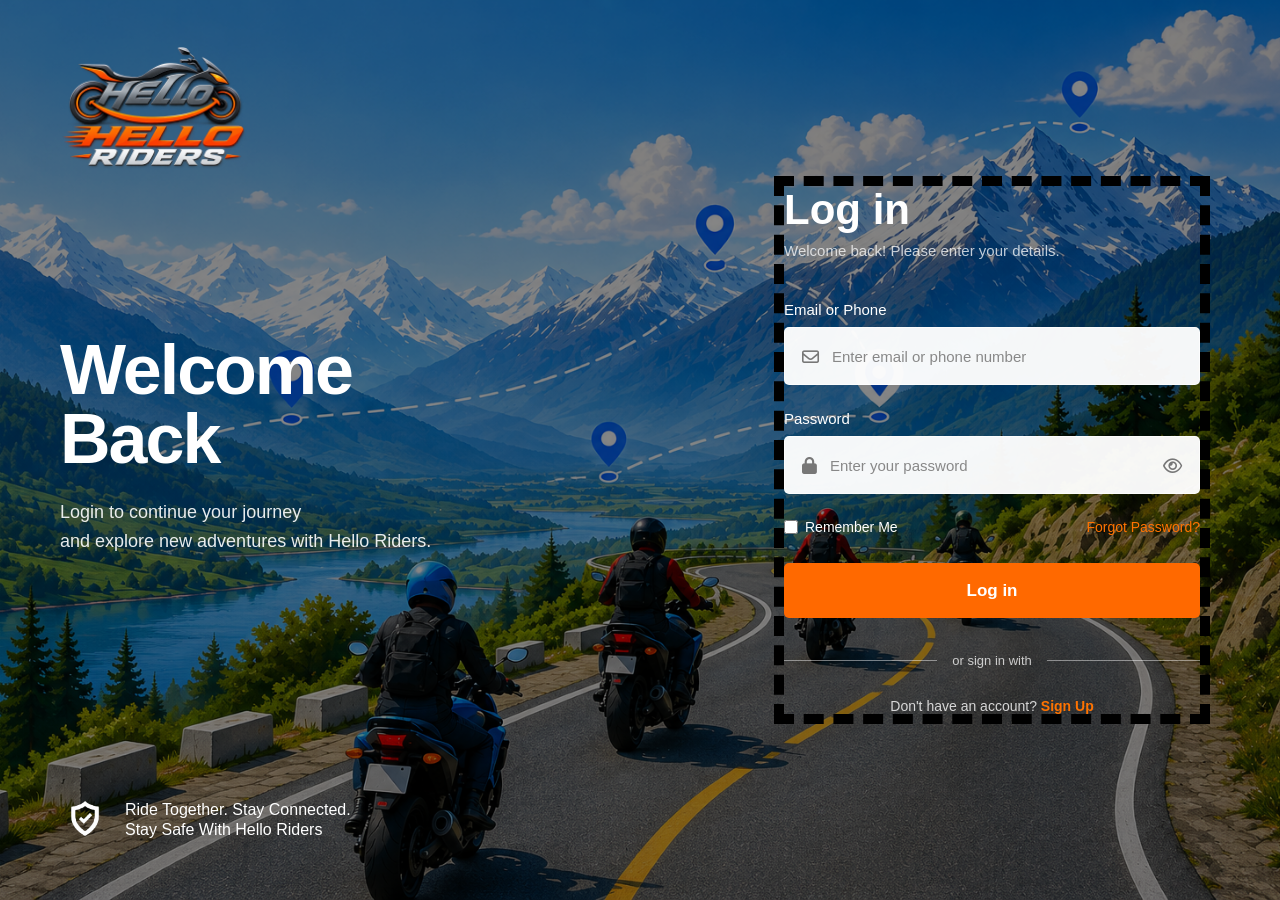
<file: landing page(RMS)/landingpage.html>
<!DOCTYPE html>
<html lang="en">

<head>
    <meta charset="UTF-8">
    <meta name="viewport" content="width=device-width, initial-scale=1.0">

    <title>Hello Riders - Login</title>

    <link rel="stylesheet" href="style.css">

    <!-- Font Awesome -->
    <link rel="stylesheet"
          href="https://cdnjs.cloudflare.com/ajax/libs/font-awesome/6.5.2/css/all.min.css">

</head>

<body>

    <div class="login-page">

        <!-- Dark overlay -->
        <div class="overlay"></div>


        <!-- ================= LEFT SECTION ================= -->

        <div class="left-section">

            <!-- Logo -->
            <div class="logo">
                <img src="logo.png" alt="Hello Riders Logo">
            </div>


            <!-- Welcome Text -->
            <div class="welcome-content">

                <h1>
                    Welcome<br>
                    Back
                </h1>

                <p>
                    Login to continue your journey<br>
                    and explore new adventures with Hello Riders.
                </p>

            </div>


            <!-- Safety Message -->
            <div class="safety-message">

                <img src="secure.png" alt="Safe and Secure">

                <div>
                    <p>Ride Together. Stay Connected.</p>
                    <p>Stay Safe With Hello Riders</p>
                </div>

            </div>

        </div>



        <!-- ================= RIGHT SECTION ================= -->

        <div class="right-section">

            <div class="login-container">

                <h2>Log in</h2>

                <p class="login-subtitle">
                    Welcome back! Please enter your details.
                </p>


                <!-- Email -->

                <div class="form-group">

                    <label>Email or Phone</label>

                    <div class="input-box">

                        <i class="fa-regular fa-envelope"></i>

                        <input
                            type="text"
                            placeholder="Enter email or phone number"
                        >

                    </div>

                </div>


                <!-- Password -->

                <div class="form-group">

                    <label>Password</label>

                    <div class="input-box">

                        <i class="fa-solid fa-lock"></i>

                        <input
                            type="password"
                            placeholder="Enter your password"
                        >

                        <i class="fa-regular fa-eye password-eye"></i>

                    </div>

                </div>


                <!-- Remember / Forgot -->

                <div class="login-options">

                    <label>

                        <input type="checkbox">

                        <span>Remember Me</span>

                    </label>

                    <a href="#">
                        Forgot Password?
                    </a>

                </div>


                <!-- Sign In Button -->

                <button class="login-button">
                    Log in
                </button>


                <!-- Divider -->

                <div class="divider">

                    <span></span>

                    <p>or sign in with</p>

                    <span></span>

                </div>


                <!-- Sign Up -->

                <p class="signup-text">

                    Don't have an account?

                    <a href="register.html">
                        Sign Up
                    </a>

                </p>

            </div>

        </div>

    </div>

</body>

</html>
</file>
<file: landing page(RMS)/style.css>
/* =========================
   BASIC RESET
========================= */

* {
    margin: 0;
    padding: 0;
    box-sizing: border-box;
}

body {
    font-family: Arial, Helvetica, sans-serif;
    min-height: 100vh;
}


/* =========================
   MAIN PAGE
========================= */

.login-page {

    position: relative;

    width: 100%;
    min-height: 100vh;

    background-image: url("hero.jpg");

    background-size: cover;
    background-position: center;

    display: flex;

    color: white;

    overflow: hidden;
}


/* =========================
   DARK OVERLAY
========================= */

.overlay {

    position: absolute;

    inset: 0;

    background: rgba(0, 0, 0, 0.48);

    z-index: 1;
}


/* =========================
   LEFT SECTION
========================= */

.left-section {

    position: relative;

    z-index: 2;

    width: 55%;

    min-height: 100vh;

    padding: 45px 60px;

    display: flex;

    flex-direction: column;

    justify-content: space-between;
}


/* =========================
   LOGO
========================= */

.logo img {

    width: 190px;

    height: auto;

    display: block;
}


/* =========================
   WELCOME CONTENT
========================= */

.welcome-content {

    margin-top: -40px;

    max-width: 520px;
}

.welcome-content h1 {

    font-size: 70px;

    line-height: 0.98;

    font-weight: 700;

    margin-bottom: 25px;

    letter-spacing: -2px;
}


.welcome-content p {

    font-size: 18px;

    line-height: 1.6;

    color: rgba(255, 255, 255, 0.9);

    margin-bottom: 35px;
}


/* =========================
   SOCIAL ICONS
========================= */

.social-icons {

    display: flex;

    gap: 25px;
}


.social-icons a {

    width: 42px;

    height: 42px;

    display: flex;

    align-items: center;

    justify-content: center;

    color: white;

    text-decoration: none;

    font-size: 20px;

    border: 1px solid rgba(255, 255, 255, 0.6);

    border-radius: 50%;

    transition: 0.3s;
}


.social-icons a:hover {

    background: #ff6500;

    border-color: #ff6500;

    transform: translateY(-3px);
}


/* =========================
   SAFETY MESSAGE
========================= */

.safety-message {

    display: flex;

    align-items: center;

    gap: 15px;

    margin-bottom: 10px;
}


.safety-message img {

    width: 50px;

    height: 50px;

    object-fit: contain;
}


.safety-message p {

    margin: 2px 0;

    font-size: 16px;

    font-weight: 500;
}


/* =========================
   RIGHT SECTION
========================= */

.right-section {

    position: relative;

    z-index: 2;

    width: 45%;

    min-height: 100vh;

    display: flex;

    align-items: center;

    justify-content: center;

    padding: 40px 70px;
}


/* =========================
   LOGIN CONTAINER
========================= */

.login-container {

    width: 100%;

    max-width: 500px;

    border-style: dashed;

    border-color: #000000;
    
    border-width: 10px;
}


/* =========================
   LOGIN HEADING
========================= */

.login-container h2 {

    font-size: 42px;

    font-weight: 700;

    margin-bottom: 8px;
}


.login-subtitle {

    font-size: 15px;

    color: rgba(255, 255, 255, 0.75);

    margin-bottom: 42px;
}


/* =========================
   FORM GROUP
========================= */

.form-group {

    margin-bottom: 25px;
}


.form-group label {

    display: block;

    font-size: 15px;

    font-weight: 500;

    margin-bottom: 9px;
}


/* =========================
   INPUT
========================= */

.input-box {

    width: 100%;

    height: 58px;

    display: flex;

    align-items: center;

    gap: 13px;

    padding: 0 17px;

    border: 1px solid rgba(255, 255, 255, 0.7);

    border-radius: 5px;

    background: rgba(255, 255, 255, 0.96);
}


.input-box i {

    color: #777;

    font-size: 17px;
}


.input-box input {

    width: 100%;

    height: 100%;

    border: none;

    outline: none;

    background: transparent;

    font-size: 15px;

    color: #222;
}


.input-box input::placeholder {

    color: #888;
}


.password-eye {

    cursor: pointer;
}


/* =========================
   LOGIN OPTIONS
========================= */

.login-options {

    display: flex;

    justify-content: space-between;

    align-items: center;

    margin: 8px 0 28px;

    font-size: 14px;
}


.login-options label {

    display: flex;

    align-items: center;

    gap: 7px;

    cursor: pointer;
}


.login-options input {

    width: 14px;

    height: 14px;
}


.login-options a {

    color: #ff7300;

    text-decoration: none;
}


.login-options a:hover {

    text-decoration: underline;
}


/* =========================
   LOGIN BUTTON
========================= */

.login-button {

    width: 100%;

    height: 55px;

    border: none;

    border-radius: 5px;

    background: #ff6900;

    color: white;

    font-size: 17px;

    font-weight: 600;

    cursor: pointer;

    transition: 0.3s;
}


.login-button:hover {

    background: #e85c00;

    transform: translateY(-1px);
}


/* =========================
   DIVIDER
========================= */

.divider {

    display: flex;

    align-items: center;

    gap: 15px;

    margin: 35px 0 25px;
}


.divider span {

    flex: 1;

    height: 1px;

    background: rgba(255, 255, 255, 0.45);
}


.divider p {

    font-size: 13px;

    color: rgba(255, 255, 255, 0.75);

    white-space: nowrap;
}




/* =========================
   SIGN UP
========================= */

.signup-text {

    text-align: center;

    margin-top: 30px;

    font-size: 14px;

    color: rgba(255, 255, 255, 0.8);
}


.signup-text a {

    color: #ff7300;

    font-weight: 600;

    text-decoration: none;
}


.signup-text a:hover {

    text-decoration: underline;
}


/* =========================
   RESPONSIVE
========================= */

@media (max-width: 900px) {

    .left-section {

        width: 50%;

        padding: 35px;
    }

    .right-section {

        width: 50%;

        padding: 35px;
    }

    .welcome-content h1 {

        font-size: 55px;
    }

    .login-container h2 {

        font-size: 35px;
    }

}


@media (max-width: 700px) {

    .login-page {

        flex-direction: column;

        min-height: 100vh;
    }


    .left-section {

        width: 100%;

        min-height: 45vh;

        padding: 30px;
    }


    .right-section {

        width: 100%;

        min-height: auto;

        padding: 40px 30px;
    }


    .welcome-content {

        margin-top: 0;
    }


    .welcome-content h1 {

        font-size: 45px;
    }


    .welcome-content p {

        font-size: 15px;
    }


    .safety-message {

        display: none;
    }

}
</file>
